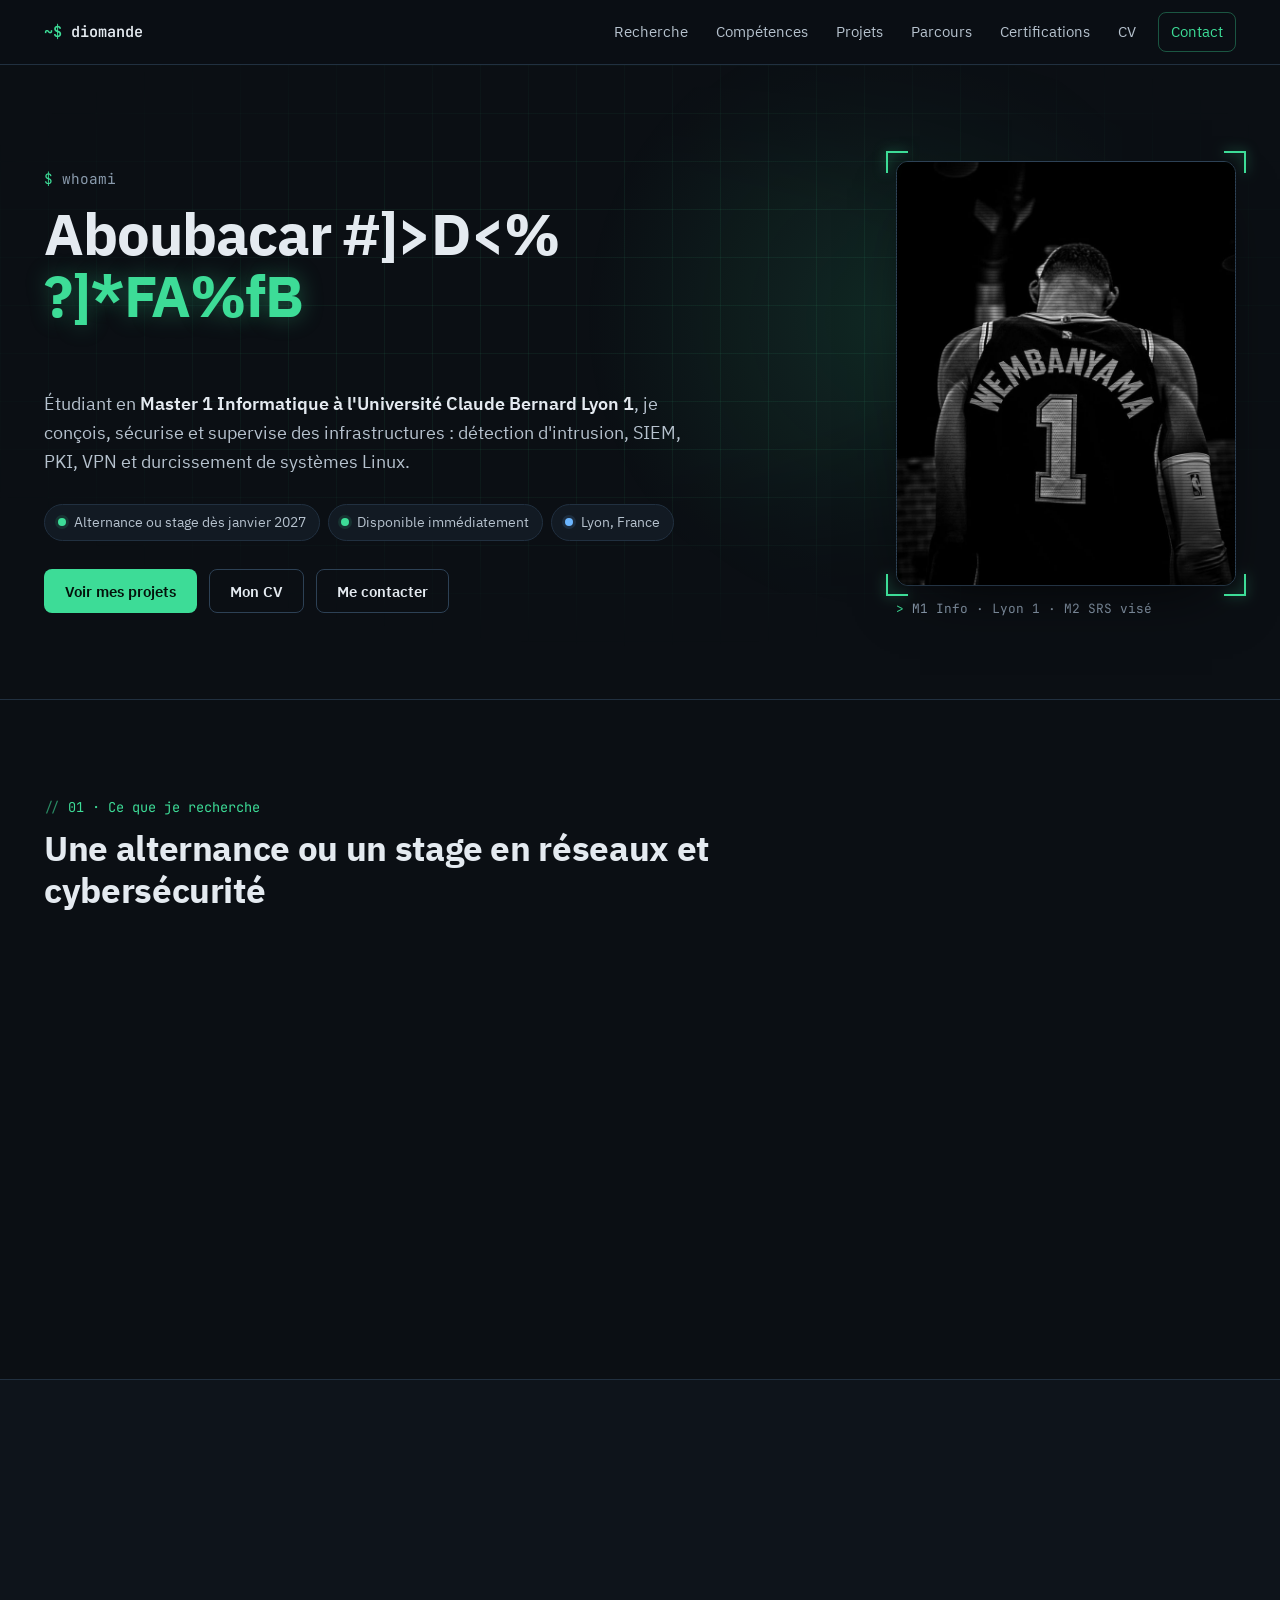
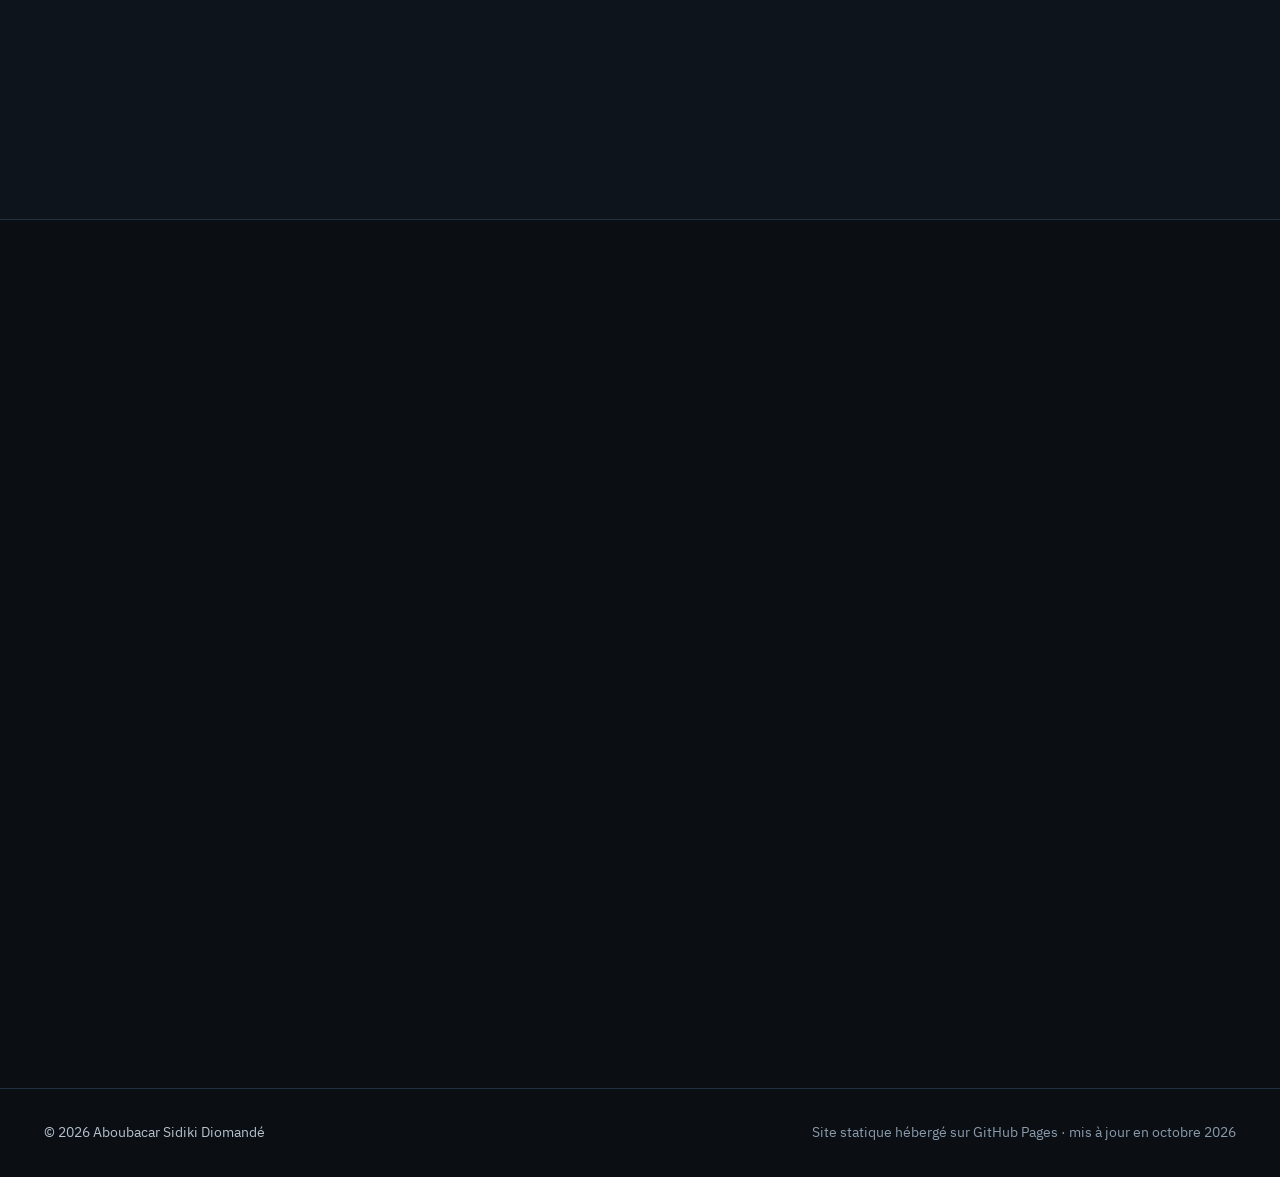
<file: index.html>
<!DOCTYPE html>
<html lang="fr">
<head>
<meta charset="UTF-8">
<meta name="viewport" content="width=device-width, initial-scale=1.0">
<meta http-equiv="Content-Security-Policy" content="default-src 'none'; script-src 'self'; style-src 'self'; font-src 'self'; img-src 'self'; manifest-src 'self'; base-uri 'none'; object-src 'none'; upgrade-insecure-requests; connect-src 'self' https://formspree.io; form-action https://formspree.io">
<meta name="referrer" content="strict-origin-when-cross-origin">
<meta http-equiv="X-Content-Type-Options" content="nosniff">
<meta name="format-detection" content="telephone=no">
<title>Aboubacar Sidiki Diomandé — Cybersécurité défensive, réseaux & systèmes</title>
<meta name="description" content="Étudiant en Master 1 Informatique à l'Université Lyon 1, orienté cybersécurité défensive : détection d'intrusion, SIEM, PKI, VPN et sécurisation réseau. Recherche une alternance ou un stage dès janvier 2027.">
<meta name="author" content="Aboubacar Sidiki Diomandé">
<meta property="og:type" content="profile">
<meta property="og:title" content="Aboubacar Sidiki Diomandé — Cybersécurité défensive">
<meta property="og:description" content="M1 Informatique à Lyon 1 · Réseaux, détection, PKI, VPN · Alternance ou stage dès janvier 2027.">
<meta property="og:url" content="https://sidhat7.github.io/Portfolio/">
<meta property="og:image" content="https://sidhat7.github.io/Portfolio/assets/photo.jpg">
<meta property="og:locale" content="fr_FR">
<meta name="twitter:card" content="summary">
<link rel="icon" href="assets/favicon.svg" type="image/svg+xml">
<link rel="preload" href="assets/fonts/IBMPlexSans-Regular.woff2" as="font" type="font/woff2" crossorigin>
<link rel="stylesheet" href="style.css">
</head>
<body>
<a class="skip-link" href="#main">Aller au contenu</a>

<header class="site-header">
  <nav class="nav container" aria-label="Navigation principale">
    <a href="#top" class="nav-logo"><span class="prompt">~$</span> diomande</a>
    <button class="nav-toggle" aria-expanded="false" aria-controls="nav-menu" aria-label="Ouvrir le menu">
      <span></span><span></span><span></span>
    </button>
    <ul class="nav-links" id="nav-menu">
      <li><a href="#recherche">Recherche</a></li>
      <li><a href="#competences">Compétences</a></li>
      <li><a href="#projets">Projets</a></li>
      <li><a href="#parcours">Parcours</a></li>
      <li><a href="#certifications">Certifications</a></li>
      <li><a href="cv.html">CV</a></li>
      <li><a href="#contact" class="nav-cta">Contact</a></li>
    </ul>
  </nav>
</header>

<main id="main">

<!-- HERO -->
<section class="hero" id="top">
  <div class="hero-bg" aria-hidden="true"></div>
  <div class="container hero-grid">
    <div class="hero-text">
      <p class="eyebrow"><span class="prompt">$</span> whoami</p>
      <h1 class="js-scramble" aria-label="Aboubacar Sidiki Diomandé"><span aria-hidden="true">Aboubacar Sidiki <span class="accent">Diomandé</span></span></h1>
      <p class="hero-role js-type" aria-label="Cybersécurité défensive · Réseaux · Systèmes"><span class="type-text" aria-hidden="true">Cybersécurité défensive · Réseaux · Systèmes</span><span class="caret" aria-hidden="true"></span></p>
      <p class="hero-lead">Étudiant en <strong>Master 1 Informatique à l'Université Claude Bernard Lyon 1</strong>, je conçois, sécurise et supervise des infrastructures : détection d'intrusion, SIEM, PKI, VPN et durcissement de systèmes Linux.</p>
      <ul class="hero-chips" aria-label="Disponibilités">
        <li><span class="dot"></span>Alternance ou stage dès janvier 2027</li>
        <li><span class="dot"></span>Disponible immédiatement</li>
        <li><span class="dot dot-muted"></span>Lyon, France</li>
      </ul>
      <div class="hero-cta">
        <a href="projets.html" class="btn btn-primary">Voir mes projets</a>
        <a href="cv.html" class="btn btn-ghost">Mon CV</a>
        <a href="#contact" class="btn btn-ghost">Me contacter</a>
      </div>
    </div>
    <figure class="hero-photo">
      <div class="photo-frame">
        <img src="assets/photo.jpg" alt="Portrait d'Aboubacar Sidiki Diomandé" width="480" height="600">
      </div>
      <figcaption><span class="prompt">></span> M1 Info · Lyon 1 · M2 SRS visé</figcaption>
    </figure>
  </div>
</section>

<!-- RECHERCHE -->
<section class="section" id="recherche">
  <div class="container">
    <div class="section-head reveal">
      <p class="section-tag">01 · Ce que je recherche</p>
      <h2>Une alternance ou un stage en réseaux et cybersécurité</h2>
    </div>
    <div class="grid-2">
      <article class="card reveal">
        <p class="card-kicker">Alternance</p>
        <h3>Dès janvier 2027</h3>
        <p>Disponible immédiatement. Alternance en réseaux ou cybersécurité, à poursuivre pendant mon Master 2, avec pour objectif le parcours <strong>Systèmes, Réseaux et Sécurité (SRS)</strong> de Lyon 1 ou un M2 équivalent.</p>
      </article>
      <article class="card reveal">
        <p class="card-kicker">Stage</p>
        <h3>Dès janvier 2027</h3>
        <p>Stage en réseaux ou cybersécurité. Idéalement au sein d'une équipe réseau, infrastructure, SOC ou sécurité opérationnelle.</p>
      </article>
    </div>
    <div class="card card-flat reveal">
      <p class="card-kicker">Domaines visés</p>
      <ul class="tag-list">
        <li>Analyste SOC / détection</li>
        <li>Sécurité des réseaux</li>
        <li>Administration systèmes sécurisée</li>
        <li>PKI & gestion des identités</li>
        <li>Supervision & réponse à incident</li>
      </ul>
    </div>
  </div>
</section>

<!-- PROFIL -->
<section class="section section-alt" id="profil">
  <div class="container">
    <div class="section-head reveal">
      <p class="section-tag">02 · Profil</p>
      <h2>Comprendre l'attaque pour mieux défendre</h2>
    </div>
    <div class="prose reveal">
      <p>Après une <strong>Licence Informatique Appliquée parcours Networking, Systèmes & Cybersécurité</strong> (mention Bien) à l'Université Cadi Ayyad de Marrakech, je poursuis mon cursus en Master 1 Informatique à Lyon 1.</p>
      <p>Ma licence m'a permis de déployer de bout en bout une chaîne de sécurité : sondes Snort et AIDE, supervision Nagios, corrélation dans un SIEM (OSSIM), PKI interne avec OpenSSL, VPN IPsec et OpenVPN, pare-feu Netfilter et authentification Kerberos. J'ai aussi rédigé une PSSI complète fondée sur la méthode STRIDE.</p>
      <p>Je m'entraîne régulièrement sur TryHackMe et en CTF. Je pratique les outils offensifs (Nmap, Metasploit) avant tout pour savoir ce qu'il faut détecter.</p>
    </div>
  </div>
</section>

<!-- COMPÉTENCES -->
<section class="section" id="competences">
  <div class="container">
    <div class="section-head reveal">
      <p class="section-tag">03 · Compétences</p>
      <h2>Outils et technologies mis en œuvre en projet</h2>
    </div>
    <div class="skills-grid">
      <article class="skill-group reveal">
        <h3>Détection & supervision</h3>
        <ul class="tag-list">
          <li>Snort 3 (NIDS)</li><li>AIDE (HIDS)</li><li>OSSIM (SIEM)</li><li>Nagios / NRPE</li><li>Nessus</li><li>Wireshark</li><li>pfSense</li><li>Forensique : FTK Imager, Autopsy</li>
        </ul>
      </article>
      <article class="skill-group reveal">
        <h3>Réseau & accès distant</h3>
        <ul class="tag-list">
          <li>Cisco IOS</li><li>VLAN · 802.1Q · VTP</li><li>VLSM · OSPF · RIPv2</li><li>DHCP · DNS · NAT/PAT</li><li>ACL standard / étendue</li><li>iptables / Netfilter</li><li>IPsec · StrongSwan</li><li>OpenVPN</li><li>OpenSSH · fail2ban</li>
        </ul>
      </article>
      <article class="skill-group reveal">
        <h3>Cryptographie & identité</h3>
        <ul class="tag-list">
          <li>OpenSSL</li><li>PKI X.509 · CRL</li><li>TLS 1.3</li><li>GnuPG</li><li>Kerberos · SSO</li><li>JWT · 2FA TOTP</li>
        </ul>
      </article>
      <article class="skill-group reveal">
        <h3>Systèmes</h3>
        <ul class="tag-list">
          <li>Linux (Ubuntu, Debian, Kali)</li><li>Windows Server</li><li>VirtualBox · VMware</li><li>OpenStack (MicroStack)</li><li>Apache</li>
        </ul>
      </article>
      <article class="skill-group reveal">
        <h3>Gouvernance & risques</h3>
        <ul class="tag-list">
          <li>PSSI</li><li>STRIDE</li><li>ISO 27001</li><li>CVE · CVSS</li><li>Conformité données personnelles</li>
        </ul>
      </article>
      <article class="skill-group reveal">
        <h3>Offensif (pour mieux détecter)</h3>
        <ul class="tag-list">
          <li>Nmap</li><li>Metasploit</li><li>Burp Suite · OWASP Top 10</li><li>Hashcat · John</li><li>aircrack-ng</li><li>TryHackMe · CTF</li>
        </ul>
      </article>
      <article class="skill-group reveal">
        <h3>Développement</h3>
        <ul class="tag-list">
          <li>C (sockets, pthreads)</li><li>Python</li><li>Java</li><li>C++</li><li>SQL · PostgreSQL · SQLite</li><li>JavaScript · Node.js</li>
        </ul>
      </article>
      <article class="skill-group reveal">
        <h3>Langues</h3>
        <ul class="tag-list">
          <li>Français — langue maternelle</li><li>Anglais — B2</li><li>Espagnol — notions</li><li>Allemand — notions</li>
        </ul>
      </article>
    </div>
  </div>
</section>

<!-- PROJETS PHARES -->
<section class="section section-alt" id="projets">
  <div class="container">
    <div class="section-head reveal">
      <p class="section-tag">04 · Projets phares</p>
      <h2>Ce que j'ai construit</h2>
      <p class="section-sub">Une sélection de mes réalisations. La page projets détaille chacune d'elles, ainsi que les autres ateliers.</p>
    </div>
    <div class="projects-grid" id="featured-projects" data-limit="3"></div>
    <div class="center reveal">
      <a href="projets.html" class="btn btn-ghost">Tous les projets →</a>
    </div>
  </div>
</section>

<!-- PARCOURS -->
<section class="section" id="parcours">
  <div class="container">
    <div class="section-head reveal">
      <p class="section-tag">05 · Parcours</p>
      <h2>Formation & engagement</h2>
    </div>
    <div class="grid-2 align-start">
      <div class="reveal">
        <h3 class="col-title">Formation</h3>
        <ol class="timeline">
          <li class="is-goal">
            <span class="tl-date">2027 — 2028</span>
            <strong>Master 2 — Systèmes, Réseaux et Sécurité</strong>
            <span class="tl-place">Objectif · Lyon 1 ou M2 équivalent en cybersécurité défensive</span>
          </li>
          <li class="is-current">
            <span class="tl-date">2026 — 2027</span>
            <strong>Master 1 Informatique</strong>
            <span class="tl-place">Université Claude Bernard Lyon 1 · en cours</span>
          </li>
          <li>
            <span class="tl-date">2024 — 2026</span>
            <strong>Licence Informatique Appliquée — Networking, Systèmes & Cybersécurité</strong>
            <span class="tl-place">Université Cadi Ayyad, FS Semlalia, Marrakech · mention Bien</span>
          </li>
          <li>
            <span class="tl-date">2022 — 2023</span>
            <strong>L1 Sciences Mathématiques et Informatique Appliquées</strong>
            <span class="tl-place">Université Cadi Ayyad, Marrakech</span>
          </li>
          <li>
            <span class="tl-date">2022</span>
            <strong>Baccalauréat Sciences Mathématiques</strong>
            <span class="tl-place">Lycée Sainte Marie de Dixinn · mention Bien</span>
          </li>
        </ol>
      </div>
      <div class="reveal">
        <h3 class="col-title">Engagement associatif</h3>
        <ul class="assoc-list">
          <li>
            <strong>Responsable logistique</strong> — Marrakech Brain Challenge
            <span>Coordination logistique d'une compétition académique, gestion des ressources et des équipes.</span>
          </li>
          <li>
            <strong>Commissaire aux comptes</strong> — ASEGUIM
            <span>Contrôle des comptes de l'association des étudiants guinéens du Maroc.</span>
          </li>
          <li>
            <strong>Assistant chargé culturel</strong> — CESAM Marrakech
            <span>Organisation d'activités culturelles étudiantes.</span>
          </li>
        </ul>
        <h3 class="col-title">Centres d'intérêt</h3>
        <ul class="tag-list">
          <li>CTF</li><li>Salons technologiques</li><li>Lecture</li><li>Sport</li>
        </ul>
      </div>
    </div>
  </div>
</section>

<!-- CERTIFICATIONS -->
<section class="section section-alt" id="certifications">
  <div class="container">
    <div class="section-head reveal">
      <p class="section-tag">06 · Certifications</p>
      <h2>Certifications obtenues</h2>
    </div>
    <div class="certs-grid">
      <a class="cert reveal" href="https://www.credly.com/badges/5ac18ae2-4ae2-4ba5-a732-33200c31e3a4/linked_in_profile" target="_blank" rel="noopener">
        <span class="cert-org">Cisco</span>
        <strong>Ethical Hacker</strong>
        <span class="cert-meta">Février 2026 · Voir le badge ↗</span>
      </a>
      <a class="cert reveal" href="https://www.credly.com/badges/e30c0ed4-871b-4f27-be88-54fbb25dab8d/linked_in_profile" target="_blank" rel="noopener">
        <span class="cert-org">Cisco</span>
        <strong>Networking Devices and Initial Configuration</strong>
        <span class="cert-meta">Février 2026 · Voir le badge ↗</span>
      </a>
      <a class="cert reveal" href="https://mliaedu.toubkalit.com/verify-certificate/11-05b6ba55-bbc3-4449-8c1e-faace14dddab-058506" target="_blank" rel="noopener">
        <span class="cert-org">MLIAEDU</span>
        <strong>Programmation orientée objet en Python</strong>
        <span class="cert-meta">Décembre 2025 · Vérifier ↗</span>
      </a>
      <a class="cert reveal" href="https://coursera.org/verify/DDVI0E5TWFE2" target="_blank" rel="noopener">
        <span class="cert-org">Google</span>
        <strong>AI Essentials</strong>
        <span class="cert-meta">Novembre 2025 · Vérifier ↗</span>
      </a>
      <div class="cert reveal">
        <span class="cert-org">Cisco</span>
        <strong>Introduction to Cybersecurity</strong>
        <span class="cert-meta">Mars 2025</span>
      </div>
    </div>
    <p class="next-steps reveal"><span class="prompt">></span> En préparation : Cisco CCNA · CompTIA Security+ · parcours SOC Level 1 (TryHackMe)</p>
  </div>
</section>

<!-- CONTACT -->
<section class="section" id="contact">
  <div class="container">
    <div class="section-head reveal">
      <p class="section-tag">07 · Contact</p>
      <h2>Discutons de votre besoin</h2>
      <p class="section-sub">Une offre de stage ou d'alternance, une question sur un projet ? Je réponds rapidement.</p>
    </div>
    <div class="grid-2 align-start">
      <ul class="contact-links reveal">
        <li>
          <a class="js-mail" data-u="ti.ikidis.ednamoid" data-d="moc.liamg" href="#contact">
            <span class="cl-label">Email</span>
            <span class="cl-value">Afficher l'adresse email</span>
          </a>
        </li>
        <li>
          <a href="https://www.linkedin.com/in/aboubacar-sidiki-diomand%C3%A9-0834972a3/" target="_blank" rel="noopener">
            <span class="cl-label">LinkedIn</span>
            <span class="cl-value">Aboubacar Sidiki Diomandé ↗</span>
          </a>
        </li>
        <li>
          <a href="https://github.com/SidHat7" target="_blank" rel="noopener">
            <span class="cl-label">GitHub</span>
            <span class="cl-value">github.com/SidHat7 ↗</span>
          </a>
        </li>
      </ul>
      <form class="contact-form reveal" id="contact-form" action="https://formspree.io/f/xpqgzvyl" method="POST" novalidate>
        <div class="field">
          <label for="cf-name">Nom</label>
          <input type="text" id="cf-name" name="name" autocomplete="name" maxlength="120" required>
        </div>
        <div class="field">
          <label for="cf-email">Email</label>
          <input type="email" id="cf-email" name="email" autocomplete="email" maxlength="254" required>
        </div>
        <div class="hp-field" aria-hidden="true">
          <label for="cf-gotcha">Ne pas remplir ce champ</label>
          <input type="text" id="cf-gotcha" name="_gotcha" tabindex="-1" autocomplete="off">
        </div>
        <div class="field">
          <label for="cf-msg">Message</label>
          <textarea id="cf-msg" name="message" rows="5" maxlength="5000" required></textarea>
        </div>
        <button type="submit" class="btn btn-primary" id="cf-btn">Envoyer le message</button>
        <p class="form-status" id="cf-status" role="status" aria-live="polite"></p>
      </form>
    </div>
  </div>
</section>

</main>

<footer class="site-footer">
  <div class="container footer-inner">
    <p>© 2026 Aboubacar Sidiki Diomandé</p>
    <p class="muted">Site statique hébergé sur GitHub Pages · mis à jour en octobre 2026</p>
  </div>
</footer>

<script src="projects.js"></script>
<script src="script.js"></script>
</body>
</html>
</file>
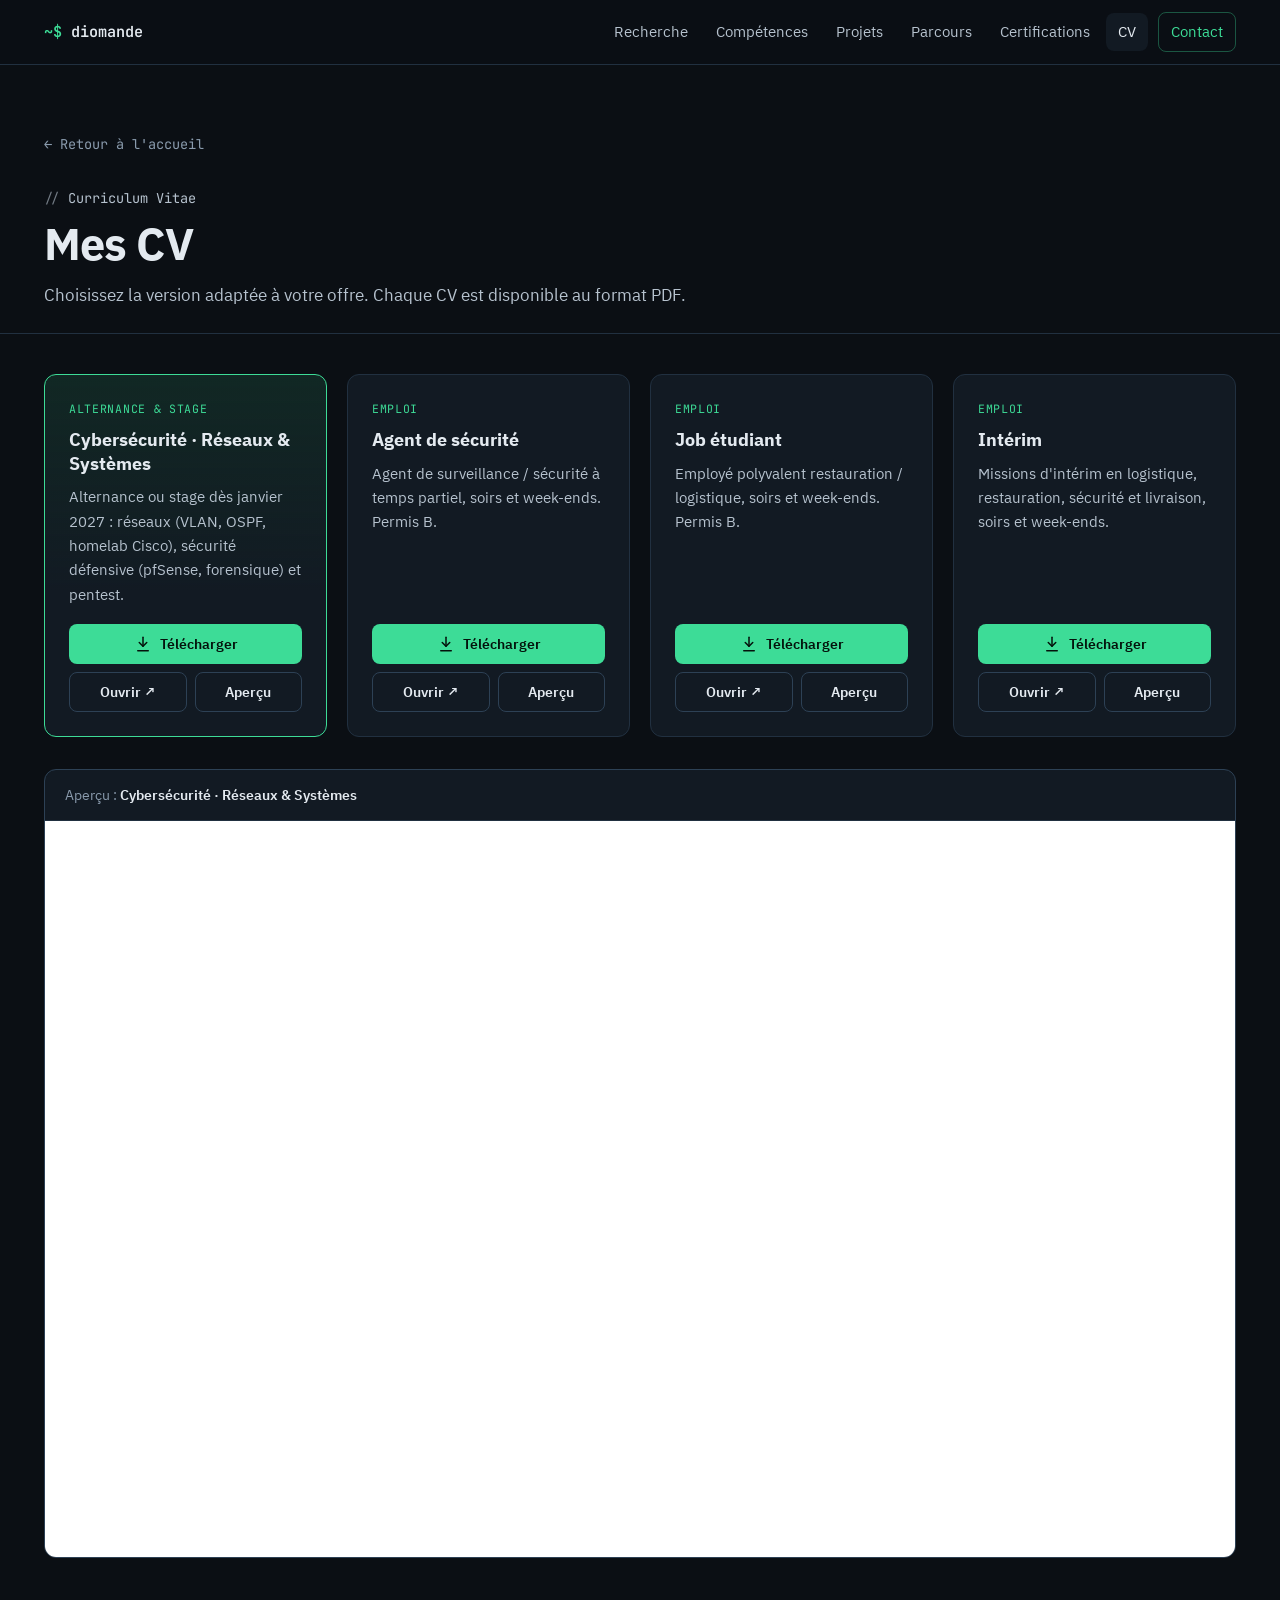
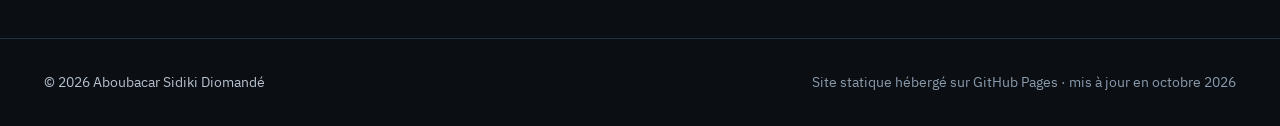
<file: cv.html>
<!DOCTYPE html>
<html lang="fr">
<head>
<meta charset="UTF-8">
<meta name="viewport" content="width=device-width, initial-scale=1.0">
<meta http-equiv="Content-Security-Policy" content="default-src 'none'; script-src 'self'; style-src 'self'; font-src 'self'; img-src 'self'; manifest-src 'self'; base-uri 'none'; object-src 'none'; upgrade-insecure-requests; connect-src 'self'; frame-src 'self'; form-action 'none'">
<meta name="referrer" content="strict-origin-when-cross-origin">
<meta http-equiv="X-Content-Type-Options" content="nosniff">
<meta name="format-detection" content="telephone=no">
<title>Curriculum Vitae — Aboubacar Sidiki Diomandé</title>
<meta name="description" content="Curriculum vitae d'Aboubacar Sidiki Diomandé, étudiant en Master 1 Informatique à Lyon 1, orienté cybersécurité défensive. Téléchargement au format PDF.">
<meta property="og:type" content="website">
<meta property="og:title" content="Curriculum Vitae — Aboubacar Sidiki Diomandé">
<meta property="og:description" content="M1 Informatique Lyon 1 · Réseaux & cybersécurité · Alternance ou stage dès janvier 2027.">
<meta property="og:url" content="https://sidhat7.github.io/Portfolio/cv.html">
<meta property="og:image" content="https://sidhat7.github.io/Portfolio/assets/photo.jpg">
<link rel="icon" href="assets/favicon.svg" type="image/svg+xml">
<link rel="preload" href="assets/fonts/IBMPlexSans-Regular.woff2" as="font" type="font/woff2" crossorigin>
<link rel="stylesheet" href="style.css">
</head>
<body>
<a class="skip-link" href="#main">Aller au contenu</a>

<header class="site-header">
  <nav class="nav container" aria-label="Navigation principale">
    <a href="index.html" class="nav-logo"><span class="prompt">~$</span> diomande</a>
    <button class="nav-toggle" aria-expanded="false" aria-controls="nav-menu" aria-label="Ouvrir le menu">
      <span></span><span></span><span></span>
    </button>
    <ul class="nav-links" id="nav-menu">
      <li><a href="index.html#recherche">Recherche</a></li>
      <li><a href="index.html#competences">Compétences</a></li>
      <li><a href="projets.html">Projets</a></li>
      <li><a href="index.html#parcours">Parcours</a></li>
      <li><a href="index.html#certifications">Certifications</a></li>
      <li><a href="cv.html" aria-current="page">CV</a></li>
      <li><a href="index.html#contact" class="nav-cta">Contact</a></li>
    </ul>
  </nav>
</header>

<main id="main">
  <section class="page-head">
    <div class="container">
      <a href="index.html" class="back-link">← Retour à l'accueil</a>
      <p class="section-tag">Curriculum Vitae</p>
      <h1>Mes CV</h1>
      <p>Choisissez la version adaptée à votre offre. Chaque CV est disponible au format PDF.</p>
    </div>
  </section>

  <div class="container cv-page">
    <div class="cv-grid">
      <article class="cv-card is-main" data-file="assets/cv/CV_Cybersecurite.pdf" data-download="CV_Cybersecurite_Aboubacar_Sidiki_Diomande.pdf">
        <p class="cv-badge">Alternance & stage</p>
        <h2>Cybersécurité · Réseaux & Systèmes</h2>
        <p class="cv-desc">Alternance ou stage dès janvier 2027 : réseaux (VLAN, OSPF, homelab Cisco), sécurité défensive (pfSense, forensique) et pentest.</p>
      </article>
      <article class="cv-card" data-file="assets/cv/CV_Agent_Securite.pdf" data-download="CV_Agent_Securite_Aboubacar_Sidiki_Diomande.pdf">
        <p class="cv-badge">Emploi</p>
        <h2>Agent de sécurité</h2>
        <p class="cv-desc">Agent de surveillance / sécurité à temps partiel, soirs et week-ends. Permis B.</p>
      </article>
      <article class="cv-card" data-file="assets/cv/CV_Job_Etudiant.pdf" data-download="CV_Job_Etudiant_Aboubacar_Sidiki_Diomande.pdf">
        <p class="cv-badge">Emploi</p>
        <h2>Job étudiant</h2>
        <p class="cv-desc">Employé polyvalent restauration / logistique, soirs et week-ends. Permis B.</p>
      </article>
      <article class="cv-card" data-file="assets/cv/CV_Interim.pdf" data-download="CV_Interim_Aboubacar_Sidiki_Diomande.pdf">
        <p class="cv-badge">Emploi</p>
        <h2>Intérim</h2>
        <p class="cv-desc">Missions d'intérim en logistique, restauration, sécurité et livraison, soirs et week-ends.</p>
      </article>
    </div>

    <section class="cv-preview" id="cv-preview" aria-label="Aperçu du CV" hidden>
      <div class="cv-preview-head">
        <p>Aperçu : <strong id="cv-preview-title"></strong></p>
      </div>
      <iframe src="about:blank" title="Aperçu du CV" loading="lazy"></iframe>
    </section>
  </div>
</main>

<footer class="site-footer">
  <div class="container footer-inner">
    <p>© 2026 Aboubacar Sidiki Diomandé</p>
    <p class="muted">Site statique hébergé sur GitHub Pages · mis à jour en octobre 2026</p>
  </div>
</footer>

<script src="script.js"></script>
</body>
</html>
</file>
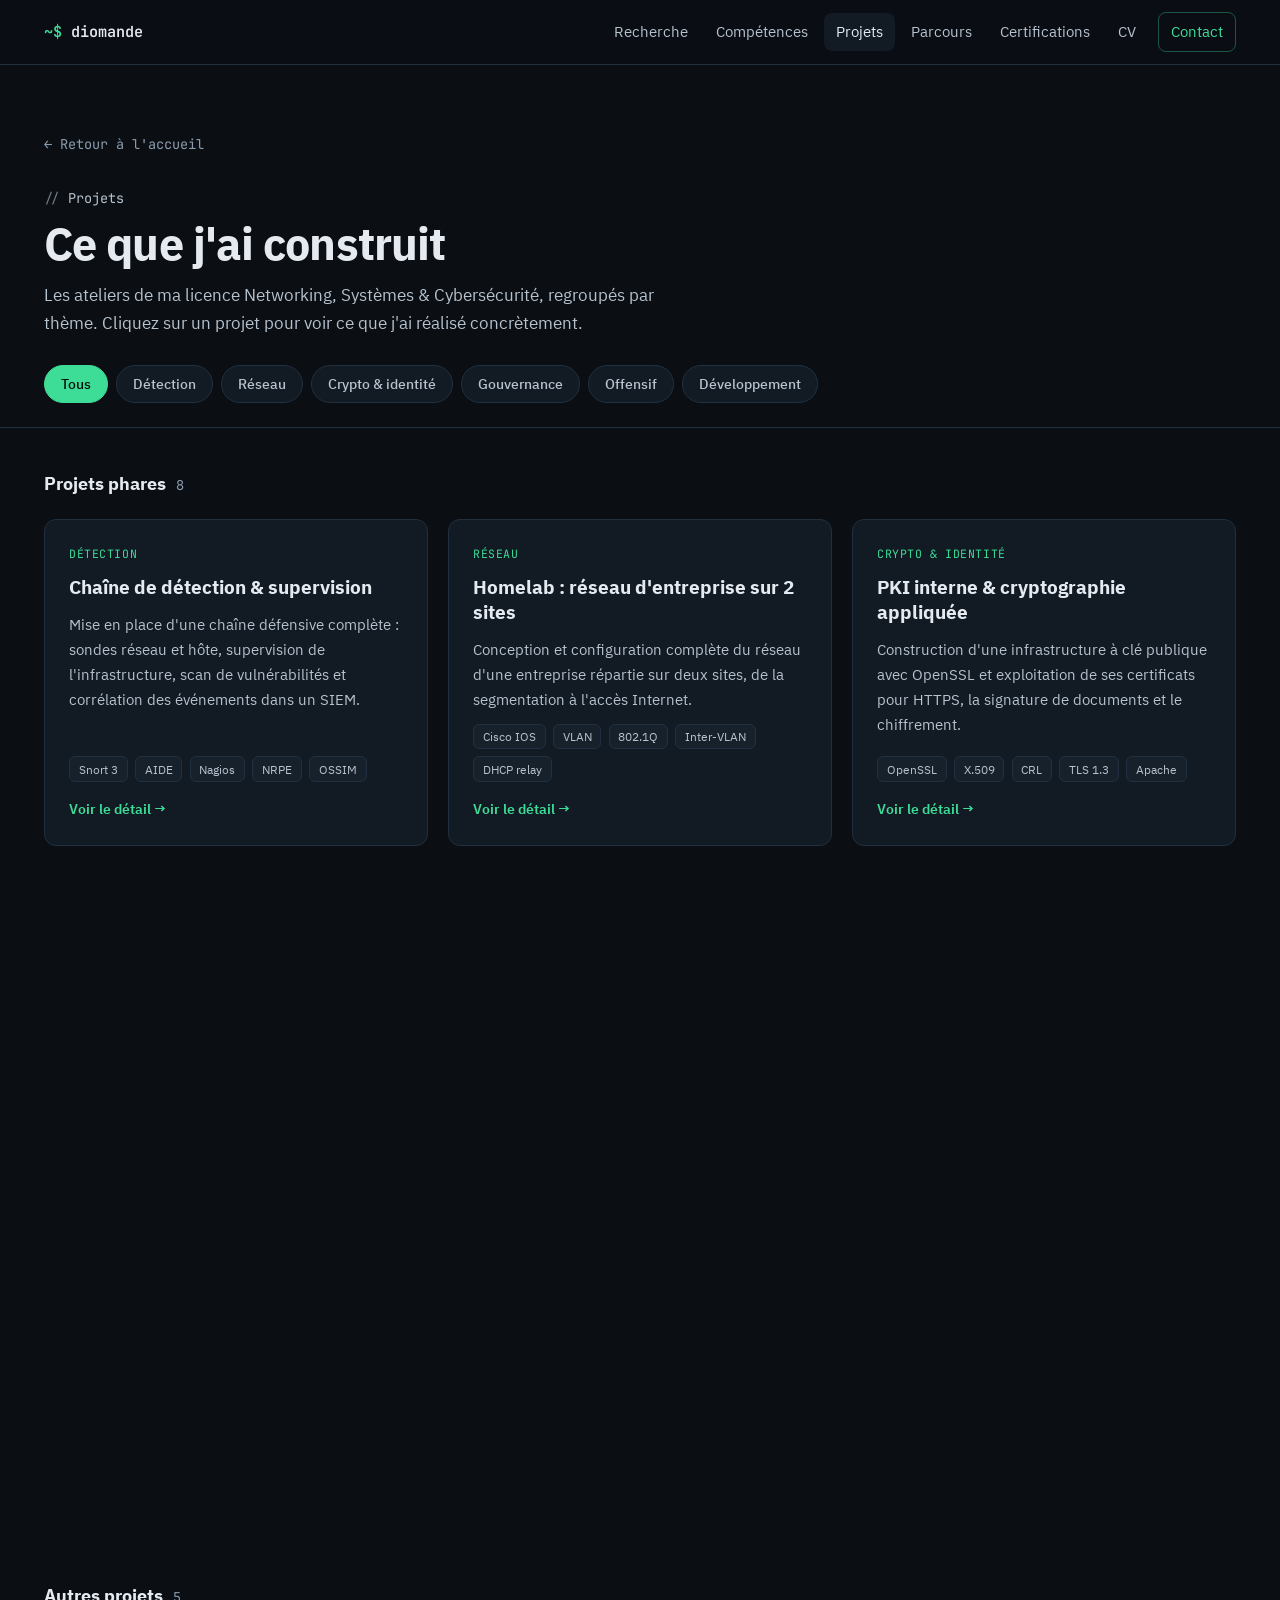
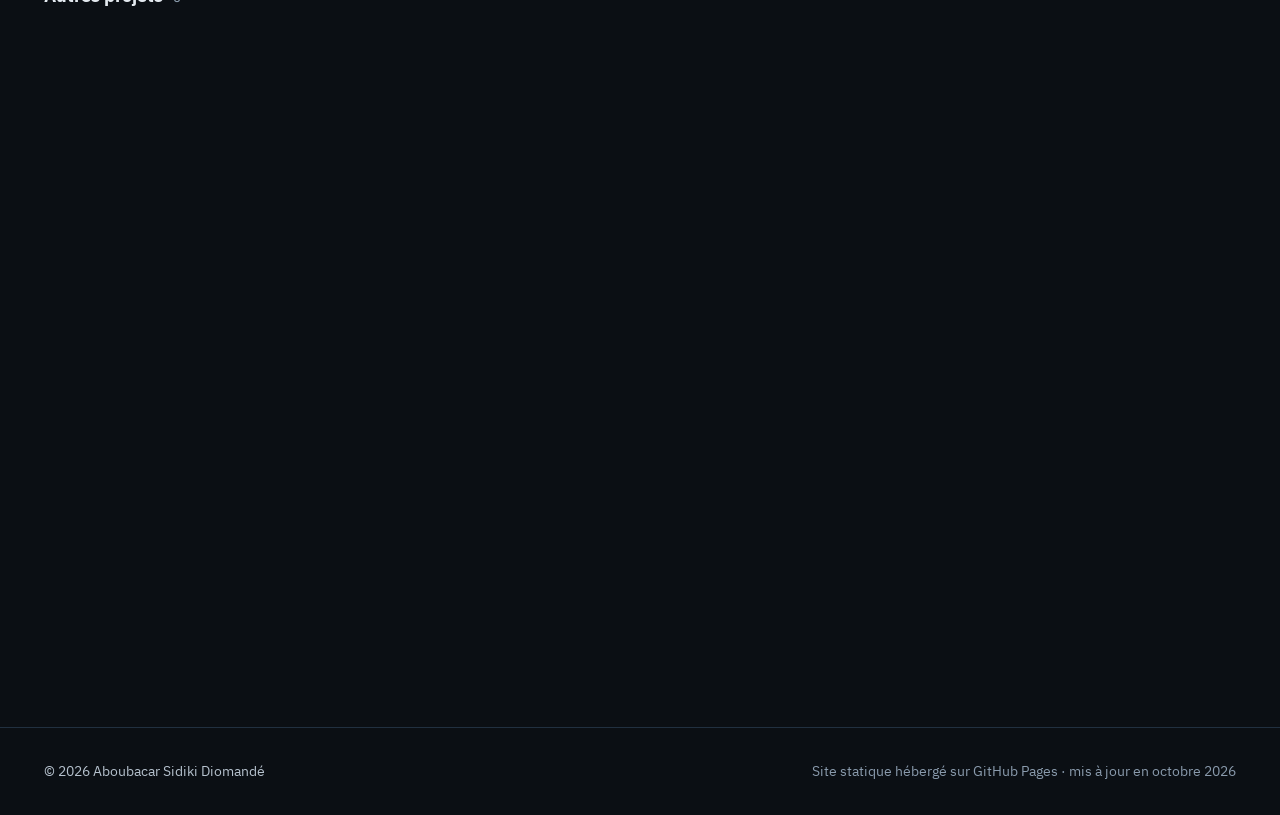
<file: projets.html>
<!DOCTYPE html>
<html lang="fr">
<head>
<meta charset="UTF-8">
<meta name="viewport" content="width=device-width, initial-scale=1.0">
<meta http-equiv="Content-Security-Policy" content="default-src 'none'; script-src 'self'; style-src 'self'; font-src 'self'; img-src 'self'; manifest-src 'self'; base-uri 'none'; object-src 'none'; upgrade-insecure-requests; connect-src 'self'; form-action 'none'">
<meta name="referrer" content="strict-origin-when-cross-origin">
<meta http-equiv="X-Content-Type-Options" content="nosniff">
<meta name="format-detection" content="telephone=no">
<title>Projets — Aboubacar Sidiki Diomandé</title>
<meta name="description" content="Projets en cybersécurité défensive, réseaux et systèmes : chaîne de détection Snort/OSSIM, PKI OpenSSL, VPN IPsec/OpenVPN, pare-feu iptables, Kerberos, IoT sécurisé.">
<meta property="og:type" content="website">
<meta property="og:title" content="Projets — Aboubacar Sidiki Diomandé">
<meta property="og:description" content="Détection, PKI, VPN, sécurisation réseau, IoT sécurisé : mes projets en cybersécurité.">
<meta property="og:url" content="https://sidhat7.github.io/Portfolio/projets.html">
<meta property="og:image" content="https://sidhat7.github.io/Portfolio/assets/photo.jpg">
<link rel="icon" href="assets/favicon.svg" type="image/svg+xml">
<link rel="preload" href="assets/fonts/IBMPlexSans-Regular.woff2" as="font" type="font/woff2" crossorigin>
<link rel="stylesheet" href="style.css">
</head>
<body>
<a class="skip-link" href="#main">Aller au contenu</a>

<header class="site-header">
  <nav class="nav container" aria-label="Navigation principale">
    <a href="index.html" class="nav-logo"><span class="prompt">~$</span> diomande</a>
    <button class="nav-toggle" aria-expanded="false" aria-controls="nav-menu" aria-label="Ouvrir le menu">
      <span></span><span></span><span></span>
    </button>
    <ul class="nav-links" id="nav-menu">
      <li><a href="index.html#recherche">Recherche</a></li>
      <li><a href="index.html#competences">Compétences</a></li>
      <li><a href="projets.html" aria-current="page">Projets</a></li>
      <li><a href="index.html#parcours">Parcours</a></li>
      <li><a href="index.html#certifications">Certifications</a></li>
      <li><a href="cv.html">CV</a></li>
      <li><a href="index.html#contact" class="nav-cta">Contact</a></li>
    </ul>
  </nav>
</header>

<main id="main">
  <section class="page-head">
    <div class="container">
      <a href="index.html" class="back-link">← Retour à l'accueil</a>
      <p class="section-tag">Projets</p>
      <h1>Ce que j'ai construit</h1>
      <p>Les ateliers de ma licence Networking, Systèmes & Cybersécurité, regroupés par thème. Cliquez sur un projet pour voir ce que j'ai réalisé concrètement.</p>
      <div class="filters" id="filters" role="group" aria-label="Filtrer par thème"></div>
    </div>
  </section>

  <div class="container">
    <section class="projects-block" aria-labelledby="t-main">
      <h2 class="block-title" id="t-main">Projets phares <span id="count-main"></span></h2>
      <div class="projects-grid" id="projects-main"></div>
    </section>
    <section class="projects-block section-last" aria-labelledby="t-other">
      <h2 class="block-title" id="t-other">Autres projets <span id="count-other"></span></h2>
      <div class="projects-grid" id="projects-other"></div>
    </section>
  </div>
</main>

<footer class="site-footer">
  <div class="container footer-inner">
    <p>© 2026 Aboubacar Sidiki Diomandé</p>
    <p class="muted">Site statique hébergé sur GitHub Pages · mis à jour en octobre 2026</p>
  </div>
</footer>

<script src="projects.js"></script>
<script src="script.js"></script>
</body>
</html>
</file>
<file: style.css>
/* ───────── Polices (hébergées localement, licence SIL OFL 1.1) ───────── */
@font-face { font-family: 'IBM Plex Sans'; src: url('assets/fonts/IBMPlexSans-Regular.woff2') format('woff2'); font-weight: 400; font-style: normal; font-display: swap; }
@font-face { font-family: 'IBM Plex Sans'; src: url('assets/fonts/IBMPlexSans-Medium.woff2') format('woff2'); font-weight: 500; font-style: normal; font-display: swap; }
@font-face { font-family: 'IBM Plex Sans'; src: url('assets/fonts/IBMPlexSans-SemiBold.woff2') format('woff2'); font-weight: 600; font-style: normal; font-display: swap; }
@font-face { font-family: 'IBM Plex Sans'; src: url('assets/fonts/IBMPlexSans-Bold.woff2') format('woff2'); font-weight: 700; font-style: normal; font-display: swap; }
@font-face { font-family: 'JetBrains Mono'; src: url('assets/fonts/JetBrainsMono-Variable.woff2') format('woff2'); font-weight: 100 800; font-style: normal; font-display: swap; }

/* ───────── Thème ───────── */
:root {
  --bg: #0b0f14;
  --bg-alt: #0e141b;
  --surface: #121a23;
  --surface-2: #17212c;
  --border: #213040;
  --border-strong: #2d4155;
  --text: #e4eaf0;
  --text-soft: #b6c2ce;
  --muted: #8a9bad;
  --accent: #3ddc97;
  --accent-soft: rgba(61, 220, 151, 0.12);
  --accent-line: rgba(61, 220, 151, 0.35);
  --info: #6cb6ff;
  --danger: #ff6b6b;
  --font: 'IBM Plex Sans', system-ui, -apple-system, 'Segoe UI', Roboto, sans-serif;
  --mono: 'JetBrains Mono', ui-monospace, SFMono-Regular, Menlo, Consolas, monospace;
  --radius: 12px;
  --radius-sm: 8px;
  --max: 1240px;
  --header-h: 64px;
}

*, *::before, *::after { box-sizing: border-box; }
* { margin: 0; padding: 0; }

html { scroll-behavior: smooth; scroll-padding-top: calc(var(--header-h) + 16px); }
body {
  font-family: var(--font);
  font-size: 1.0625rem;
  line-height: 1.65;
  color: var(--text);
  background: var(--bg);
  -webkit-font-smoothing: antialiased;
  text-rendering: optimizeLegibility;
}
body.no-scroll { overflow: hidden; }
img { max-width: 100%; display: block; }
a { color: inherit; }
ul, ol { list-style: none; }
strong { color: var(--text); font-weight: 600; }
::selection { background: var(--accent); color: #04120b; }

:focus-visible { outline: 2px solid var(--accent); outline-offset: 3px; border-radius: 4px; }

.container { width: 100%; max-width: var(--max); margin: 0 auto; padding: 0 24px; }
.muted { color: var(--muted); }
.accent { color: var(--accent); }
.center { text-align: center; margin-top: 2.5rem; }
.prompt { color: var(--accent); font-family: var(--mono); }

.skip-link {
  position: absolute; left: 16px; top: -48px; z-index: 200;
  background: var(--accent); color: #04120b; padding: .5rem 1rem; border-radius: var(--radius-sm);
  font-weight: 600; text-decoration: none; transition: top .2s;
}
.skip-link:focus { top: 12px; }

/* ───────── En-tête ───────── */
.site-header {
  position: sticky; top: 0; z-index: 100;
  background: rgba(11, 15, 20, 0.85);
  backdrop-filter: saturate(150%) blur(10px);
  -webkit-backdrop-filter: saturate(150%) blur(10px);
  border-bottom: 1px solid var(--border);
}
.nav { height: var(--header-h); display: flex; align-items: center; justify-content: space-between; gap: 1rem; }
.nav-logo { font-family: var(--mono); font-weight: 500; font-size: .95rem; text-decoration: none; color: var(--text); white-space: nowrap; }
.nav-links { display: flex; align-items: center; gap: .25rem; }
.nav-links a {
  display: block; padding: .45rem .75rem; border-radius: var(--radius-sm);
  font-size: .92rem; color: var(--text-soft); text-decoration: none; transition: color .15s, background .15s;
}
.nav-links a:hover { color: var(--text); background: var(--surface); }
.nav-links .nav-cta { color: var(--accent); border: 1px solid var(--accent-line); margin-left: .35rem; }
.nav-links .nav-cta:hover { background: var(--accent-soft); color: var(--accent); }

.nav-toggle {
  display: none; width: 42px; height: 42px; border-radius: var(--radius-sm);
  background: transparent; border: 1px solid var(--border); cursor: pointer;
  flex-direction: column; align-items: center; justify-content: center; gap: 5px;
}
.nav-toggle span { display: block; width: 18px; height: 2px; background: var(--text); border-radius: 2px; transition: transform .2s, opacity .2s; }
.nav-toggle[aria-expanded="true"] span:nth-child(1) { transform: translateY(7px) rotate(45deg); }
.nav-toggle[aria-expanded="true"] span:nth-child(2) { opacity: 0; }
.nav-toggle[aria-expanded="true"] span:nth-child(3) { transform: translateY(-7px) rotate(-45deg); }

/* ───────── Boutons ───────── */
.btn {
  display: inline-flex; align-items: center; justify-content: center; gap: .5rem;
  min-height: 44px; padding: .65rem 1.25rem; border-radius: var(--radius-sm);
  font: 600 .95rem/1.2 var(--font); text-decoration: none; cursor: pointer;
  border: 1px solid transparent; transition: background .15s, border-color .15s, color .15s, transform .15s;
}
.btn:active { transform: translateY(1px); }
.btn[hidden] { display: none; }
.btn-primary { background: var(--accent); color: #04120b; }
.btn-primary:hover { background: #5be6a9; }
.btn-primary:disabled { opacity: .6; cursor: wait; }
.btn-ghost { border-color: var(--border-strong); color: var(--text); background: transparent; }
.btn-ghost:hover { border-color: var(--accent-line); background: var(--accent-soft); }

/* ───────── Hero ───────── */
.hero { padding: clamp(3rem, 8vw, 6rem) 0 clamp(3rem, 7vw, 5rem); border-bottom: 1px solid var(--border); }
.hero-grid { display: grid; grid-template-columns: 1.5fr 1fr; gap: clamp(2rem, 5vw, 4rem); align-items: center; }
.eyebrow { font-family: var(--mono); font-size: .9rem; color: var(--muted); margin-bottom: .75rem; }
.hero h1 { font-size: clamp(2.2rem, 5.5vw, 3.6rem); line-height: 1.08; letter-spacing: -0.02em; font-weight: 700; }
.hero-role { font-family: var(--mono); font-size: clamp(.9rem, 1.6vw, 1rem); color: var(--accent); margin: 1rem 0 1.25rem; }
.hero-lead { color: var(--text-soft); font-size: 1.1rem; max-width: 60ch; }
.hero-chips { display: flex; flex-wrap: wrap; gap: .5rem; margin: 1.75rem 0; }
.hero-chips li {
  display: inline-flex; align-items: center; gap: .5rem; padding: .35rem .8rem;
  border: 1px solid var(--border); border-radius: 999px; background: var(--surface);
  font-size: .88rem; color: var(--text-soft);
}
.dot { width: 8px; height: 8px; border-radius: 50%; background: var(--accent); box-shadow: 0 0 0 3px var(--accent-soft); }
.dot-muted { background: var(--info); box-shadow: 0 0 0 3px rgba(108, 182, 255, .12); }
.hero-cta { display: flex; flex-wrap: wrap; gap: .75rem; }

.hero-photo { justify-self: end; width: 100%; max-width: 340px; }
.hero-photo img {
  width: 100%; height: auto; aspect-ratio: 4 / 5; object-fit: cover;
  border-radius: var(--radius); border: 1px solid var(--border-strong);
  box-shadow: 0 24px 60px -24px rgba(0, 0, 0, .7);
}
.hero-photo figcaption { font-family: var(--mono); font-size: .8rem; color: var(--muted); margin-top: .75rem; }

/* ───────── Sections ───────── */
.section { padding: clamp(3.5rem, 8vw, 6rem) 0; }
.section-alt { background: var(--bg-alt); border-top: 1px solid var(--border); border-bottom: 1px solid var(--border); }
.section-head { margin-bottom: 2.25rem; max-width: 80ch; }
.section-tag { font-family: var(--mono); font-size: .85rem; color: var(--accent); margin-bottom: .5rem; }
.section-head h2 { font-size: clamp(1.6rem, 3.5vw, 2.2rem); line-height: 1.2; letter-spacing: -0.01em; }
.section-sub { color: var(--muted); margin-top: .6rem; }

.grid-2 { display: grid; grid-template-columns: 1fr 1fr; gap: 1.25rem; }
.align-start { align-items: start; gap: clamp(1.5rem, 4vw, 3rem); }

.card {
  background: var(--surface); border: 1px solid var(--border); border-radius: var(--radius);
  padding: 1.5rem;
}
.card h3 { font-size: 1.3rem; margin-bottom: .5rem; }
.card p { color: var(--text-soft); }
.card-kicker { font-family: var(--mono); font-size: .8rem; color: var(--accent); text-transform: uppercase; letter-spacing: .06em; margin-bottom: .35rem; }
.card-flat { margin-top: 1.25rem; background: transparent; }
.card-flat .card-kicker { margin-bottom: .75rem; }

.prose { max-width: 72ch; }
.prose p { color: var(--text-soft); margin-bottom: 1rem; }
.prose p:last-child { margin-bottom: 0; }

/* ───────── Tags ───────── */
.tag-list { display: flex; flex-wrap: wrap; gap: .45rem; }
.tag-list li {
  font-size: .85rem; line-height: 1.3; padding: .3rem .65rem;
  background: var(--surface-2); border: 1px solid var(--border); border-radius: 6px; color: var(--text-soft);
}
.tag-list-sm li { font-size: .78rem; padding: .22rem .55rem; }
.tag-list-outline li { background: transparent; border-style: dashed; }

/* ───────── Compétences ───────── */
.skills-grid { display: grid; grid-template-columns: repeat(auto-fill, minmax(260px, 1fr)); gap: 1rem; }
.skill-group { background: var(--surface); border: 1px solid var(--border); border-radius: var(--radius); padding: 1.25rem; }
.skill-group h3 { font-size: 1rem; margin-bottom: .85rem; display: flex; align-items: center; gap: .5rem; }
.skill-group h3::before { content: ''; width: 6px; height: 6px; border-radius: 2px; background: var(--accent); }

/* ───────── Projets ───────── */
.projects-grid { display: grid; grid-template-columns: repeat(auto-fill, minmax(300px, 1fr)); gap: 1.25rem; }
.project-card {
  display: flex; flex-direction: column; align-items: flex-start; gap: .75rem; text-align: left;
  width: 100%; padding: 1.5rem; font: inherit; color: inherit; cursor: pointer;
  background: var(--surface); border: 1px solid var(--border); border-radius: var(--radius);
  transition: border-color .2s, transform .2s, background .2s;
}
.project-card:hover { border-color: var(--accent-line); background: var(--surface-2); transform: translateY(-3px); }
.project-card[hidden] { display: none; }
.pc-cats { display: flex; flex-wrap: wrap; gap: .4rem; }
.pc-cat { font-family: var(--mono); font-size: .72rem; color: var(--accent); text-transform: uppercase; letter-spacing: .05em; }
.pc-cat + .pc-cat::before { content: '· '; color: var(--muted); }
.pc-title { font-size: 1.2rem; line-height: 1.3; }
.pc-summary { color: var(--text-soft); font-size: .95rem; flex: 1; }
.pc-more { font-size: .88rem; font-weight: 600; color: var(--accent); margin-top: .25rem; }

/* Page projets */
.page-head { padding: clamp(2.5rem, 6vw, 4rem) 0 1.5rem; border-bottom: 1px solid var(--border); }
.page-head h1 { font-size: clamp(2rem, 4.5vw, 2.8rem); letter-spacing: -0.02em; line-height: 1.15; }
.page-head p { color: var(--text-soft); max-width: 65ch; margin-top: .75rem; }
.back-link { display: inline-block; font-family: var(--mono); font-size: .85rem; color: var(--muted); text-decoration: none; margin-bottom: 1.25rem; }
.back-link:hover { color: var(--accent); }
.filters { display: flex; flex-wrap: wrap; gap: .5rem; margin-top: 1.75rem; }
.filter {
  font: 500 .88rem var(--font); color: var(--text-soft); background: var(--surface);
  border: 1px solid var(--border); border-radius: 999px; padding: .45rem 1rem; cursor: pointer; min-height: 38px;
  transition: all .15s;
}
.filter:hover { border-color: var(--border-strong); color: var(--text); }
.filter.is-active { background: var(--accent); border-color: var(--accent); color: #04120b; }
.projects-block { margin-top: 2.5rem; }
.projects-block[hidden] { display: none; }
.block-title { font-size: 1.15rem; margin-bottom: 1.25rem; display: flex; align-items: baseline; gap: .6rem; }
.block-title span { font-family: var(--mono); font-size: .85rem; color: var(--muted); font-weight: 400; }

/* ───────── Modale projet ───────── */
.project-dialog {
  width: min(780px, calc(100vw - 32px)); max-height: calc(100dvh - 48px);
  margin: auto; padding: 0; color: var(--text);
  background: var(--surface); border: 1px solid var(--border-strong); border-radius: var(--radius);
  box-shadow: 0 30px 80px -20px rgba(0, 0, 0, .8);
}
.project-dialog::backdrop { background: rgba(3, 6, 9, .75); backdrop-filter: blur(4px); }
.project-dialog[open] { animation: pop .2s ease-out; }
@keyframes pop { from { opacity: 0; transform: translateY(12px); } to { opacity: 1; transform: none; } }
.pd-head {
  position: sticky; top: 0; z-index: 1; display: flex; justify-content: space-between; align-items: center; gap: 1rem;
  padding: .9rem 1.5rem; background: var(--surface); border-bottom: 1px solid var(--border);
}
.pd-context { font-family: var(--mono); font-size: .8rem; color: var(--muted); }
.pd-close {
  flex: none; width: 36px; height: 36px; border-radius: var(--radius-sm); cursor: pointer;
  background: transparent; border: 1px solid var(--border-strong); color: var(--text); font-size: 1rem;
}
.pd-close:hover { border-color: var(--accent-line); color: var(--accent); }
.pd-body { padding: 1.5rem 1.5rem 2rem; }
.pd-title { font-size: clamp(1.4rem, 3vw, 1.8rem); line-height: 1.2; margin-bottom: .75rem; }
.pd-summary { color: var(--text-soft); }
.pd-sub { font-size: .8rem; font-family: var(--mono); text-transform: uppercase; letter-spacing: .06em; color: var(--accent); margin: 1.75rem 0 .75rem; font-weight: 500; }
.pd-list li { position: relative; padding-left: 1.4rem; margin-bottom: .6rem; color: var(--text-soft); }
.pd-list li::before { content: '›'; position: absolute; left: .2rem; color: var(--accent); font-weight: 700; }
.pd-repo { margin-top: 1.75rem; }

.pd-diagram { margin: 1.5rem 0 0; }
.flow { display: grid; grid-template-columns: repeat(4, 1fr); gap: .75rem; counter-reset: step; }
.flow li {
  position: relative; display: flex; flex-direction: column; gap: .2rem;
  padding: .85rem .9rem; background: var(--surface-2); border: 1px solid var(--border); border-radius: var(--radius-sm);
}
.flow li:not(:last-child)::after {
  content: '→'; position: absolute; right: -.68rem; top: 50%; transform: translateY(-50%);
  color: var(--accent); font-weight: 700; z-index: 1;
}
.flow strong { font-size: .9rem; }
.flow span { font-size: .78rem; color: var(--muted); line-height: 1.4; }
.pd-diagram figcaption { font-size: .78rem; color: var(--muted); margin-top: .5rem; font-family: var(--mono); }

/* ───────── Parcours ───────── */
.col-title { font-size: 1.05rem; margin-bottom: 1.25rem; }
.col-title:not(:first-child) { margin-top: 2rem; }
.timeline { position: relative; padding-left: 1.5rem; border-left: 2px solid var(--border); }
.timeline li { position: relative; display: flex; flex-direction: column; padding-bottom: 1.5rem; }
.timeline li:last-child { padding-bottom: 0; }
.timeline li::before {
  content: ''; position: absolute; left: calc(-1.5rem - 7px); top: .45rem;
  width: 12px; height: 12px; border-radius: 50%; background: var(--bg); border: 2px solid var(--border-strong);
}
.timeline li.is-current::before { background: var(--accent); border-color: var(--accent); box-shadow: 0 0 0 4px var(--accent-soft); }
.timeline li.is-goal::before { border-style: dashed; border-color: var(--accent); }
.tl-date { font-family: var(--mono); font-size: .8rem; color: var(--muted); }
.timeline strong { font-size: 1rem; line-height: 1.4; margin: .15rem 0; }
.tl-place { font-size: .9rem; color: var(--text-soft); }
.is-goal .tl-date { color: var(--accent); }

.assoc-list li { padding: 1rem 0; border-bottom: 1px solid var(--border); }
.assoc-list li:first-child { padding-top: 0; }
.assoc-list span { display: block; font-size: .92rem; color: var(--text-soft); margin-top: .2rem; }

/* ───────── Certifications ───────── */
.certs-grid { display: grid; grid-template-columns: repeat(auto-fill, minmax(230px, 1fr)); gap: 1rem; }
.cert {
  display: flex; flex-direction: column; gap: .3rem; padding: 1.25rem; text-decoration: none;
  background: var(--surface); border: 1px solid var(--border); border-radius: var(--radius);
  transition: border-color .2s, transform .2s;
}
a.cert:hover { border-color: var(--accent-line); transform: translateY(-2px); }
.cert-org { font-family: var(--mono); font-size: .75rem; color: var(--accent); text-transform: uppercase; letter-spacing: .06em; }
.cert strong { font-size: 1rem; line-height: 1.35; }
.cert-meta { font-size: .85rem; color: var(--muted); margin-top: auto; padding-top: .4rem; }
.next-steps { margin-top: 1.5rem; font-family: var(--mono); font-size: .88rem; color: var(--text-soft); }

/* ───────── Contact ───────── */
.contact-links { display: flex; flex-direction: column; gap: .75rem; }
.contact-links a {
  display: flex; flex-direction: column; padding: 1rem 1.25rem; text-decoration: none;
  background: var(--surface); border: 1px solid var(--border); border-radius: var(--radius);
  transition: border-color .2s;
}
.contact-links a:hover { border-color: var(--accent-line); }
.cl-label { font-family: var(--mono); font-size: .75rem; color: var(--muted); text-transform: uppercase; letter-spacing: .06em; }
.cl-value { font-weight: 500; word-break: break-word; }

.contact-form { background: var(--surface); border: 1px solid var(--border); border-radius: var(--radius); padding: 1.5rem; }
.field { margin-bottom: 1rem; }
.field label { display: block; font-size: .88rem; font-weight: 500; margin-bottom: .35rem; color: var(--text-soft); }
.field input, .field textarea {
  width: 100%; font: inherit; font-size: 1rem; color: var(--text);
  background: var(--bg); border: 1px solid var(--border-strong); border-radius: var(--radius-sm);
  padding: .7rem .85rem; transition: border-color .15s, box-shadow .15s;
}
.field textarea { resize: vertical; min-height: 130px; }
.field input:focus, .field textarea:focus { outline: none; border-color: var(--accent); box-shadow: 0 0 0 3px var(--accent-soft); }
.form-status { min-height: 1.5rem; margin-top: .75rem; font-size: .9rem; }
.form-status[data-type="ok"] { color: var(--accent); }
.form-status[data-type="error"] { color: var(--danger); }

/* ───────── Pied de page ───────── */
.site-footer { border-top: 1px solid var(--border); padding: 2rem 0; font-size: .88rem; }
.footer-inner { display: flex; flex-wrap: wrap; justify-content: space-between; gap: .5rem; color: var(--text-soft); }

/* ───────── Animations ───────── */
.reveal { opacity: 0; transform: translateY(16px); transition: opacity .5s ease, transform .5s ease; }
.reveal.visible { opacity: 1; transform: none; }
@media (prefers-reduced-motion: reduce) {
  html { scroll-behavior: auto; }
  *, *::before, *::after { transition: none !important; animation: none !important; }
  .reveal { opacity: 1; transform: none; }
}

/* ───────── Responsive ───────── */
@media (max-width: 900px) {
  .nav-toggle { display: flex; }
  .nav-links {
    position: absolute; top: var(--header-h); left: 0; right: 0;
    flex-direction: column; align-items: stretch; gap: 0; padding: .5rem 16px 1rem;
    background: var(--bg); border-bottom: 1px solid var(--border);
    display: none;
  }
  .nav-links.open { display: flex; }
  .nav-links a { padding: .8rem .75rem; font-size: 1rem; }
  .nav-links .nav-cta { margin: .5rem 0 0; text-align: center; }
  .hero-grid { grid-template-columns: 1fr; }
  .hero-photo { order: -1; justify-self: start; max-width: 200px; }
  .hero-photo figcaption { display: none; }
  .grid-2 { grid-template-columns: 1fr; }
  .flow { grid-template-columns: 1fr 1fr; }
  .flow li:nth-child(2)::after { display: none; }
}
@media (max-width: 560px) {
  .container { padding: 0 16px; }
  body { font-size: 1rem; }
  .hero-photo { max-width: 150px; }
  .hero-cta .btn { flex: 1 1 100%; }
  .projects-grid, .skills-grid, .certs-grid { grid-template-columns: 1fr; }
  .flow { grid-template-columns: 1fr; }
  .flow li:not(:last-child)::after { display: none; }
  .pd-head, .pd-body { padding-left: 1.1rem; padding-right: 1.1rem; }
}

.section-last { margin-bottom: clamp(3rem, 7vw, 5rem); }
.nav-links a[aria-current="page"] { color: var(--text); background: var(--surface); }

/* ───────── Grands écrans ───────── */
@media (min-width: 1440px) {
  :root { --max: 92vw; }
  .container { padding: 0 40px; }
}
@media (min-width: 1680px) {
  :root { --max: min(92vw, 1840px); }
  html { font-size: 106.25%; }
  .hero-photo { max-width: 380px; }
  .skills-grid { grid-template-columns: repeat(4, 1fr); }
  .projects-grid { grid-template-columns: repeat(3, 1fr); }
  .certs-grid { grid-template-columns: repeat(5, 1fr); }
}
@media (min-width: 2200px) {
  :root { --max: min(90vw, 2200px); }
  html { font-size: 112.5%; }
  .hero-photo { max-width: 420px; }
}

/* ───────── Page CV ───────── */
.cv-page { padding-top: 2.5rem; padding-bottom: clamp(3rem, 7vw, 5rem); }
.cv-grid { display: grid; grid-template-columns: repeat(4, 1fr); gap: 1.25rem; }
.cv-card {
  display: flex; flex-direction: column; gap: .6rem; padding: 1.5rem;
  background: var(--surface); border: 1px solid var(--border); border-radius: var(--radius);
  transition: border-color .2s;
}
.cv-card.is-main { border-color: var(--accent-line); background: linear-gradient(180deg, var(--accent-soft), var(--surface) 60%); }
.cv-card.is-selected { border-color: var(--accent); }
.cv-badge { font-family: var(--mono); font-size: .72rem; text-transform: uppercase; letter-spacing: .06em; color: var(--accent); }
.cv-card h2 { font-size: 1.15rem; line-height: 1.3; }
.cv-desc { color: var(--text-soft); font-size: .92rem; flex: 1; }
.cv-actions { display: flex; flex-wrap: wrap; gap: .5rem; margin-top: .5rem; }
.cv-actions .btn { flex: 1 1 auto; min-height: 40px; padding: .5rem .9rem; font-size: .88rem; }
.cv-actions .btn-primary { flex-basis: 100%; }
.cv-missing { font-size: .85rem; color: var(--muted); font-family: var(--mono); }
.cv-preview { margin-top: 2rem; border: 1px solid var(--border-strong); border-radius: var(--radius); overflow: hidden; background: var(--surface); scroll-margin-top: calc(var(--header-h) + 16px); }
.cv-preview[hidden] { display: none; }
.cv-preview-head { padding: .8rem 1.25rem; border-bottom: 1px solid var(--border); font-size: .9rem; color: var(--muted); }
.cv-preview iframe { display: block; width: 100%; height: min(1100px, calc(100vh - var(--header-h) - 100px)); border: 0; background: #fff; }
@media (max-width: 1200px) { .cv-grid { grid-template-columns: repeat(2, 1fr); } }
@media (max-width: 560px) { .cv-grid { grid-template-columns: 1fr; } }

/* Champ piège anti-spam (invisible pour les humains) */
.hp-field { position: absolute !important; left: -10000px; width: 1px; height: 1px; overflow: hidden; }

/* ═══════════ Effets visuels (style « terminal / cyber » dosé) ═══════════ */

/* Barre de progression de lecture */
.scroll-progress {
  position: fixed; top: 0; left: 0; right: 0; height: 2px; z-index: 150;
  background: linear-gradient(90deg, var(--accent), #6cf0b8);
  box-shadow: 0 0 10px rgba(61, 220, 151, .6);
  transform-origin: 0 50%; transform: scaleX(0); pointer-events: none;
}

/* Lien de navigation de la section visible */
.nav-links a.is-active { color: var(--text); }
.nav-links a.is-active::after {
  content: ''; display: block; height: 2px; margin-top: 2px; border-radius: 2px;
  background: var(--accent); box-shadow: 0 0 8px rgba(61, 220, 151, .7);
}
.nav-links .nav-cta.is-active::after { display: none; }

/* Hero : grille HUD + halo qui suit la souris */
.hero { position: relative; overflow: hidden; isolation: isolate; }
.hero-bg {
  position: absolute; inset: 0; z-index: -1; pointer-events: none;
  background-image:
    linear-gradient(rgba(61, 220, 151, .07) 1px, transparent 1px),
    linear-gradient(90deg, rgba(61, 220, 151, .07) 1px, transparent 1px);
  background-size: 48px 48px;
  -webkit-mask-image: radial-gradient(ellipse 80% 70% at 50% 40%, #000 30%, transparent 75%);
          mask-image: radial-gradient(ellipse 80% 70% at 50% 40%, #000 30%, transparent 75%);
}
.hero-bg::after {
  content: ''; position: absolute; inset: 0;
  background: radial-gradient(520px circle at var(--mx, 70%) var(--my, 40%), rgba(61, 220, 151, .13), transparent 60%);
  transition: background .2s;
}

/* Lueur néon sur le texte accentué */
.hero h1 .accent { text-shadow: 0 0 22px rgba(61, 220, 151, .35); }


/* Ligne « tapée » façon terminal */
.hero-role { display: flex; align-items: center; min-height: 1.6em; }
.caret {
  display: inline-block; width: .55em; height: 1.1em; margin-left: .2em;
  background: var(--accent); box-shadow: 0 0 8px rgba(61, 220, 151, .7);
  animation: caret-blink 1s steps(1) 6;
  animation-fill-mode: forwards;
}
@keyframes caret-blink { 50% { opacity: 0; } 100% { opacity: 0; } }

/* Portrait : cadre HUD, scanlines, glitch au survol */
.photo-frame { position: relative; border-radius: var(--radius); }
.photo-frame img { position: relative; z-index: 0; }
.photo-frame::before {
  content: ''; position: absolute; inset: -10px; z-index: 1; pointer-events: none;
  --c: var(--accent); --l: 22px; --w: 2px;
  background:
    linear-gradient(var(--c) 0 0) top left / var(--l) var(--w),
    linear-gradient(var(--c) 0 0) top left / var(--w) var(--l),
    linear-gradient(var(--c) 0 0) top right / var(--l) var(--w),
    linear-gradient(var(--c) 0 0) top right / var(--w) var(--l),
    linear-gradient(var(--c) 0 0) bottom left / var(--l) var(--w),
    linear-gradient(var(--c) 0 0) bottom left / var(--w) var(--l),
    linear-gradient(var(--c) 0 0) bottom right / var(--l) var(--w),
    linear-gradient(var(--c) 0 0) bottom right / var(--w) var(--l);
  background-repeat: no-repeat;
  filter: drop-shadow(0 0 6px rgba(61, 220, 151, .6));
  transition: inset .3s ease;
}
.photo-frame::after {
  content: ''; position: absolute; inset: 0; z-index: 1; pointer-events: none; border-radius: inherit;
  background: repeating-linear-gradient(0deg, rgba(0, 0, 0, .22) 0 1px, transparent 1px 3px);
  mix-blend-mode: multiply;
}
.photo-frame:hover::before { inset: -4px; }
.photo-frame:hover img { animation: glitch .45s steps(2) 1; }
@keyframes glitch {
  0%   { transform: translate(0); filter: none; }
  20%  { transform: translate(-3px, 1px); filter: drop-shadow(3px 0 0 rgba(61, 220, 151, .7)) drop-shadow(-3px 0 0 rgba(255, 80, 80, .5)); }
  40%  { transform: translate(3px, -1px); clip-path: inset(10% 0 55% 0); }
  60%  { transform: translate(-2px, 0); clip-path: inset(60% 0 8% 0); }
  80%  { transform: translate(1px, 1px); clip-path: none; }
  100% { transform: translate(0); filter: none; }
}

/* Boutons : halo néon */
.btn-primary { box-shadow: 0 0 0 0 rgba(61, 220, 151, 0); transition: background .15s, box-shadow .25s, transform .15s; }
.btn-primary:hover { box-shadow: 0 0 0 1px var(--accent), 0 0 26px rgba(61, 220, 151, .45); transform: translateY(-1px); }
.btn-ghost:hover { box-shadow: 0 0 18px rgba(61, 220, 151, .15); }

/* Cartes : projecteur qui suit la souris + bordure lumineuse */
.fx-spot { position: relative; isolation: isolate; }
.fx-spot::before {
  content: ''; position: absolute; inset: 0; z-index: -1; border-radius: inherit; pointer-events: none;
  background: radial-gradient(380px circle at var(--mx, 50%) var(--my, 50%), rgba(61, 220, 151, .16), transparent 50%);
  opacity: 0; transition: opacity .3s;
}
.fx-spot::after {
  content: ''; position: absolute; inset: -1px; border-radius: inherit; pointer-events: none; padding: 1px;
  background: radial-gradient(260px circle at var(--mx, 50%) var(--my, 50%), rgba(61, 220, 151, .95), transparent 65%);
  -webkit-mask: linear-gradient(#000 0 0) content-box, linear-gradient(#000 0 0);
  -webkit-mask-composite: xor; mask-composite: exclude;
  opacity: 0; transition: opacity .3s;
}
.fx-spot:hover::before, .fx-spot:hover::after,
.fx-spot:focus-visible::before, .fx-spot:focus-visible::after { opacity: 1; }

/* Étiquettes de section : préfixe commentaire */
.section-tag::before { content: '// '; opacity: .6; }

/* Points de disponibilité : 3 pulsations au chargement */
.hero-chips .dot { animation: ping 1.6s ease-out 3; }
@keyframes ping {
  0%   { box-shadow: 0 0 0 0 rgba(61, 220, 151, .55); }
  100% { box-shadow: 0 0 0 9px rgba(61, 220, 151, 0); }
}

/* Apparition échelonnée */
.reveal { transition-delay: var(--d, 0ms); }

@media (hover: none) {
  .fx-spot::before, .fx-spot::after { display: none; }
}
@media (prefers-reduced-motion: reduce) {
  .caret { display: none; }
  .hero-bg::after { display: none; }
  .photo-frame:hover img { animation: none; }
  .hero-chips .dot { animation: none; }
}
</file>
